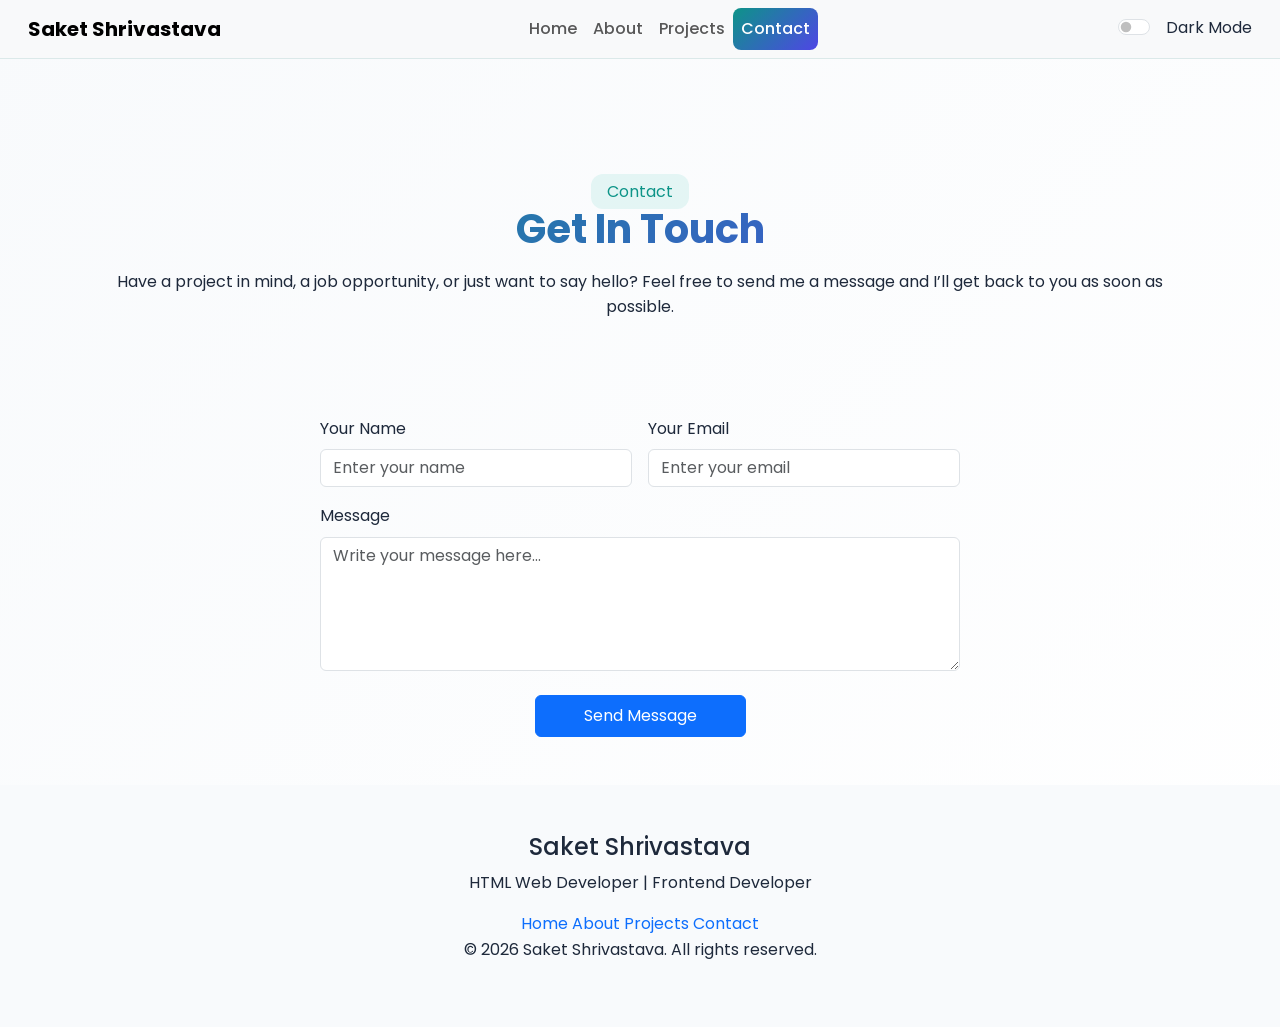
<file: contactPage.html>
<!DOCTYPE html>
<html lang="en">
<head>
  <meta charset="UTF-8">

  <!-- SEO TITLE -->
  <title>Contact Saket Shrivastava | HTML Web Developer</title>

  <!-- SEO DESCRIPTION -->
  <meta name="description" content="Contact Saket Shrivastava, HTML Web Developer. Get in touch for freelance projects, internships, or full-time frontend developer opportunities.">

  <meta name="viewport" content="width=device-width, initial-scale=1">

  <!-- Bootstrap CSS -->
  <link
    href="https://cdn.jsdelivr.net/npm/bootstrap@5.3.2/dist/css/bootstrap.min.css"
    rel="stylesheet"
  >

  <!-- Google Font -->
  <link href="https://fonts.googleapis.com/css2?family=Poppins:wght@300;400;500;600;700&display=swap" rel="stylesheet">

  <!-- Custom CSS -->
  <link rel="stylesheet" href="style.css">
</head>

<body>

<!-- ================= NAVBAR ================= -->
<header>
  <nav class="navbar navbar-expand-lg navbar-light bg-light px-3" role="navigation" aria-label="Main Navigation">
    <div class="container-fluid">

      <a class="navbar-brand fw-bold" href="index.html" title="Saket Shrivastava Portfolio">
        Saket Shrivastava
      </a>

      <button
        class="navbar-toggler"
        type="button"
        data-bs-toggle="collapse"
        data-bs-target="#primaryNavbar"
        aria-controls="primaryNavbar"
        aria-expanded="false"
        aria-label="Toggle navigation"
      >
        <span class="navbar-toggler-icon"></span>
      </button>

      <div class="collapse navbar-collapse" id="primaryNavbar">
        <ul class="navbar-nav mx-auto mb-2 mb-lg-0">

          <li class="nav-item">
            <a class="nav-link" href="index.html">Home</a>
          </li>

          <li class="nav-item">
            <a class="nav-link" href="aboutPage.html">About</a>
          </li>

          <li class="nav-item">
            <a class="nav-link" href="projectPage.html">Projects</a>
          </li>

          <li class="nav-item">
            <a class="nav-link active" href="contactPage.html">Contact</a>
          </li>

        </ul>

        <!-- Dark Mode -->
        <div class="form-check form-switch text-nowrap ms-lg-3">
          <input class="form-check-input" type="checkbox" id="themeToggle">
          <label class="form-check-label ms-2">Dark Mode</label>
        </div>

      </div>
    </div>
  </nav>
</header>

<!-- ================= CONTACT SECTION ================= -->
<section class="contact-section" style="padding-top:120px">
  <div class="container">

    <div class="text-center mb-5">
      <span class="section-badge">Contact</span>
      <h1 class="section-title">Get In Touch</h1>
      <p class="mt-3">
        Have a project in mind, a job opportunity, or just want to say hello?
        Feel free to send me a message and I’ll get back to you as soon as possible.
      </p>
    </div>

    <div class="row justify-content-center">
      <div class="col-md-8">
        <div class="contact-card p-4 p-md-5">

          <form method="post" aria-label="Contact Form">

            <div class="row g-3">

              <div class="col-md-6">
                <label class="form-label" for="name">Your Name</label>
                <input
                  type="text"
                  id="name"
                  class="form-control"
                  placeholder="Enter your name"
                  required
                >
              </div>

              <div class="col-md-6">
                <label class="form-label" for="email">Your Email</label>
                <input
                  type="email"
                  id="email"
                  class="form-control"
                  placeholder="Enter your email"
                  required
                >
              </div>

              <div class="col-12">
                <label class="form-label" for="message">Message</label>
                <textarea
                  id="message"
                  rows="5"
                  class="form-control"
                  placeholder="Write your message here..."
                  required
                ></textarea>
              </div>

              <div class="col-12 text-center mt-4">
                <button type="submit" class="btn btn-primary px-5 py-2">
                  Send Message
                </button>
              </div>

            </div>

          </form>

        </div>
      </div>
    </div>

  </div>
</section>

<!-- ================= FOOTER ================= -->
<footer class="portfolio-footer">
  <div class="container text-center">

    <h4 class="footer-name">Saket Shrivastava</h4>
    <p class="footer-role">HTML Web Developer | Frontend Developer</p>

    <div class="footer-links">
      <a href="index.html" class="text-decoration-none">Home</a>
      <a href="aboutPage.html" class="text-decoration-none">About</a>
      <a href="projectPage.html" class="text-decoration-none">Projects</a>
      <a href="contactPage.html" class="text-decoration-none">Contact</a>
    </div>

    <p class="footer-copy">
      © 2026 Saket Shrivastava. All rights reserved.
    </p>

  </div>
</footer>

<!-- Bootstrap JS -->
<script src="https://cdn.jsdelivr.net/npm/bootstrap@5.3.2/dist/js/bootstrap.bundle.min.js"></script>

<!-- DARK MODE SCRIPT -->
<script>
const toggle = document.getElementById("themeToggle");

if (localStorage.getItem("theme") === "dark") {
  document.body.classList.add("dark-mode");
  toggle.checked = true;
}

toggle.addEventListener("change", () => {
  document.body.classList.toggle("dark-mode");
  localStorage.setItem(
    "theme",
    document.body.classList.contains("dark-mode") ? "dark" : "light"
  );
});
</script>

</body>
</html>
</file>
<file: style.css>
/* =========================================================
   ROOT VARIABLES (DUAL THEME - Teal/Indigo/Amber)
========================================================= */
:root {
  /* Light */
  --light-primary: #0d9488;
  --light-secondary: #4f46e5;
  --light-accent: #f59e0b;
  --light-bg: #ffffff;
  --light-card: rgba(255, 255, 255, 0.98);
  --light-text: #1e293b;
  --light-subtext: #64748b;
  --light-border: rgba(15, 118, 110, 0.12);

  /* Dark */
  --dark-primary: #14b8a6;
  --dark-secondary: #8b5cf6;
  --dark-accent: #fbbf24;
  --dark-bg: #0f172a;
  --dark-card: rgba(30, 41, 59, 0.85);
  --dark-text: #f1f5f9;
  --dark-subtext: #cbd5e1;
  --dark-border: rgba(56, 189, 248, 0.15);
}

/* =========================================================
   GLOBAL
========================================================= */
body {
  font-family: 'Poppins', sans-serif;
  line-height: 1.6;
  transition: all .4s ease;
}

body:not(.dark-mode) {
  background: linear-gradient(135deg,#f8fafc,#ffffff);
  color: var(--light-text);
}

body.dark-mode {
  background: linear-gradient(135deg,#0f172a,#1e293b);
  color: var(--dark-text);
}

/* =========================================================
   NAVBAR
========================================================= */
.navbar {
  backdrop-filter: blur(12px);
  border-bottom: 1px solid var(--light-border);
}

body.dark-mode .navbar {
  background:#0f172a !important;
  border-color: var(--dark-border);
}

.nav-link {
  font-weight: 500;
  border-radius: 8px;
}

.nav-link.active {
  background: linear-gradient(135deg,var(--light-primary),var(--light-secondary));
  color:#fff !important;
}

body.dark-mode .nav-link.active {
  background: linear-gradient(135deg,var(--dark-primary),var(--dark-secondary));
}

/* =========================================================
   HERO
========================================================= */
.hero-section {
  padding: 120px 0;
}

.hero-badge {
  padding: 8px 20px;
  border-radius: 12px;
  background: rgba(20,184,166,.1);
  color: var(--light-primary);
}

body.dark-mode .hero-badge {
  color: var(--dark-primary);
}

.hero-title {
  font-size: 3.5rem;
  font-weight: 800;
  background: linear-gradient(135deg,var(--light-primary),var(--light-secondary));
  -webkit-background-clip: text;
  color: transparent;
}

body.dark-mode .hero-title {
  background: linear-gradient(135deg,var(--dark-primary),var(--dark-secondary));
  -webkit-background-clip: text;
}

.hero-subtitle {
  color: var(--light-subtext);
}

body.dark-mode .hero-subtitle {
  color: var(--dark-subtext);
}

/* =========================================================
   SECTIONS
========================================================= */
.about-section,
.projects-section {
  padding: 100px 0;
}

.section-badge {
  padding: 6px 16px;
  border-radius: 12px;
  background: rgba(20,184,166,.1);
  color: var(--light-primary);
}

body.dark-mode .section-badge {
  color: var(--dark-primary);
}

.section-title {
  font-size: 2.5rem;
  font-weight: 700;
  background: linear-gradient(135deg,var(--light-primary),var(--light-secondary));
  -webkit-background-clip: text;
  color: transparent;
}

body.dark-mode .section-title {
  background: linear-gradient(135deg,var(--dark-primary),var(--dark-secondary));
  -webkit-background-clip: text;
}

/* =========================================================
   ABOUT
========================================================= */
.about-content {
  background: var(--light-card);
  padding: 32px;
  border-radius: 24px;
  border: 1px solid var(--light-border);
}

body.dark-mode .about-content {
  background: var(--dark-card);
  border-color: var(--dark-border);
}

.about-text {
  color: var(--light-subtext);
}

body.dark-mode .about-text {
  color: var(--dark-subtext);
}

/* =========================================================
   PROJECTS / EDUCATION / EXPERIENCE – MATCHED STYLE
========================================================= */
.project-card,
.edu-exp-card {
  background: var(--light-card);
  border-radius: 24px;
  padding: 28px;
  border: 1px solid var(--light-border);
  position: relative;
  overflow: hidden;
  transition: all .4s cubic-bezier(.4,0,.2,1);
}

body.dark-mode .project-card,
body.dark-mode .edu-exp-card {
  background: var(--dark-card);
  border-color: var(--dark-border);
}

/* Top gradient line */
.project-card::before,
.edu-exp-card::before {
  content:'';
  position:absolute;
  top:0; left:0; right:0;
  height:4px;
  background:linear-gradient(90deg,var(--light-primary),var(--light-secondary));
  transform:translateX(-100%);
  transition:.4s;
}

.project-card:hover::before,
.edu-exp-card:hover::before {
  transform:translateX(0);
}

.project-card:hover,
.edu-exp-card:hover {
  transform: translateY(-10px);
  box-shadow: 0 30px 60px rgba(20,184,166,.15);
}

body.dark-mode .project-card:hover,
body.dark-mode .edu-exp-card:hover {
  box-shadow: 0 30px 60px rgba(20,184,166,.2);
}

/* =========================================================
   EDUCATION & EXPERIENCE LIST
========================================================= */
.edu-exp-list .list-group-item {
  background: transparent;
  border: none;
  padding: 14px 0;
  font-size: 1.05rem;
  color: var(--light-subtext);
  transition: all .35s ease;
}

.edu-exp-list .list-group-item:hover {
  transform: translateX(6px);
  color: var(--light-text);
}

.edu-exp-list strong {
  color: var(--light-text);
}

body.dark-mode .edu-exp-list .list-group-item {
  color: var(--dark-subtext);
}

body.dark-mode .edu-exp-list strong {
  color: var(--dark-primary);
}

/* =========================================================
   FOOTER
========================================================= */
.portfolio-footer {
  padding: 48px 0;
  background: #f8fafc;
}

body.dark-mode .portfolio-footer {
  background: #0f172a;
}

/* =========================================================
   RESPONSIVE
========================================================= */
@media(max-width:768px){
  .hero-title{font-size:2.5rem}
  .section-title{font-size:2rem}
}
</file>
